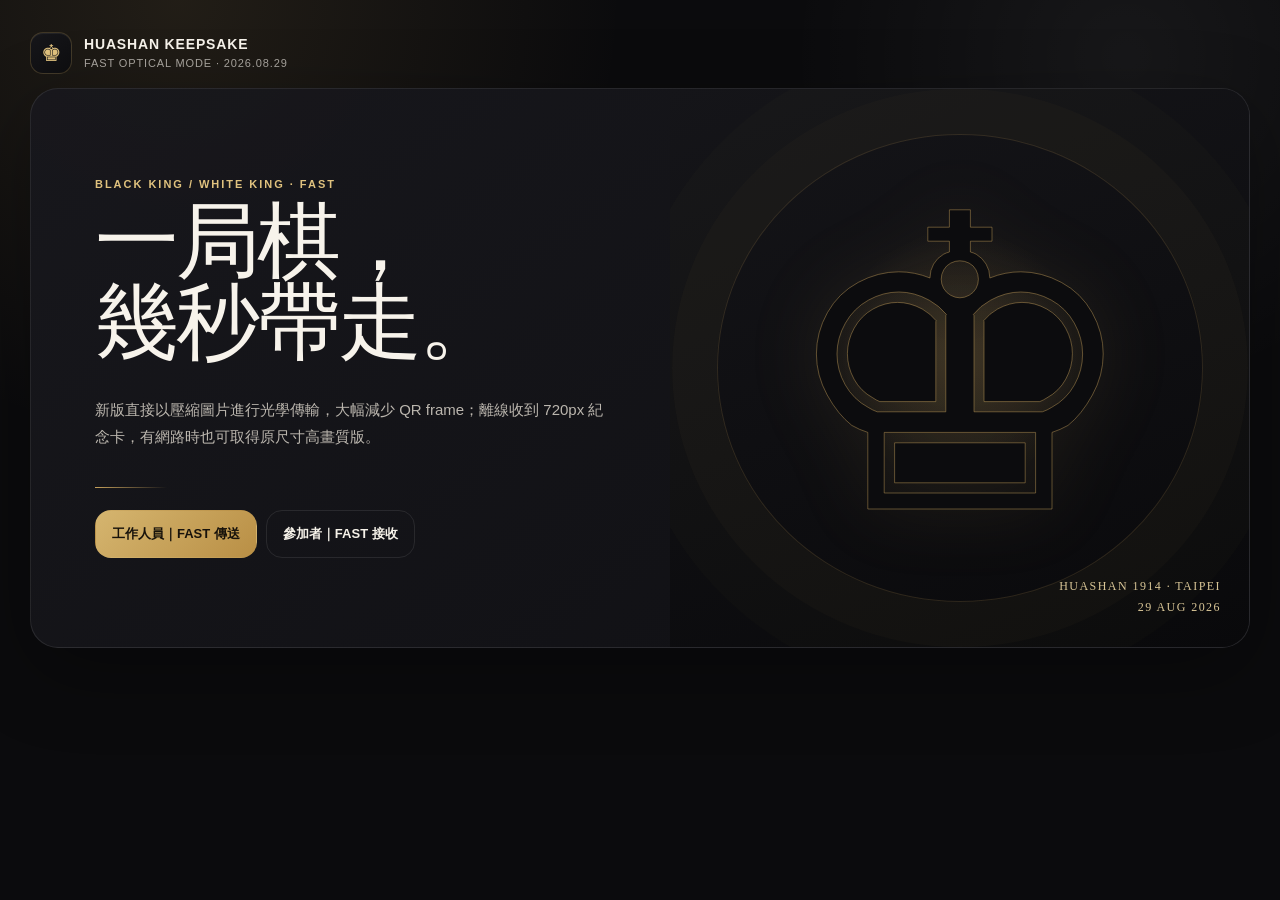
<file: index.html>
<!doctype html>
<html lang="zh-Hant">
<head>
  <meta charset="utf-8">
  <meta name="viewport" content="width=device-width,initial-scale=1,viewport-fit=cover">
  <meta name="theme-color" content="#0b0b0d">
  <link rel="stylesheet" href="styles-fast.css">
  <title>Huashan Keepsake｜FAST</title>
</head>
<body>
<main class="site-shell">
  <header class="site-header">
    <div class="brand">
      <div class="brand-mark">♚</div>
      <div class="brand-copy"><strong>HUASHAN KEEPSAKE</strong><span>FAST OPTICAL MODE · 2026.08.29</span></div>
    </div>
  </header>

  <section class="panel home-hero">
    <div class="home-copy">
      <div class="eyebrow">BLACK KING / WHITE KING · FAST</div>
      <h1 class="display-title">一局棋，<br>幾秒帶走。</h1>
      <p class="lead">新版直接以壓縮圖片進行光學傳輸，大幅減少 QR frame；離線收到 720px 紀念卡，有網路時也可取得原尺寸高畫質版。</p>
      <div class="gold-line"></div>
      <div class="actions-row">
        <a class="btn primary" href="sender-fast-0829.html">工作人員｜FAST 傳送</a>
        <a class="btn ghost" href="receiver-fast-0829.html">參加者｜FAST 接收</a>
      </div>
    </div>
    <div class="home-visual"><div class="event-stamp">HUASHAN 1914 · TAIPEI<br>29 AUG 2026</div></div>
  </section>
</main>
</body>
</html>
</file>
<file: styles-fast.css>
:root{
  --bg:#0b0b0d;
  --panel:#121216;
  --panel-2:#17171c;
  --ivory:#f4efe5;
  --paper:#fbf8f1;
  --gold:#c6a15b;
  --gold-2:#e0c27e;
  --line:rgba(198,161,91,.26);
  --line-soft:rgba(255,255,255,.09);
  --text:#f7f3eb;
  --muted:#aaa6a0;
  --ink:#171616;
  --success:#69c18f;
  --danger:#d97474;
  --shadow:0 24px 80px rgba(0,0,0,.32);
  --radius:28px;
}
*{box-sizing:border-box}
html{scroll-behavior:smooth}
html,body{margin:0;min-height:100%;background:var(--bg);color:var(--text);font-family:"PingFang TC","Noto Sans TC","Microsoft JhengHei",-apple-system,BlinkMacSystemFont,"Segoe UI",sans-serif}
body{
  background:
    radial-gradient(circle at 14% 0%,rgba(198,161,91,.12),transparent 34%),
    radial-gradient(circle at 88% 8%,rgba(255,255,255,.05),transparent 26%),
    #0b0b0d;
}
a{color:inherit;text-decoration:none}
button,input{font:inherit}
button{color:inherit}
::selection{background:var(--gold);color:#111}

.site-shell{width:min(1220px,calc(100% - 32px));margin:0 auto;padding:18px 0 54px}
.site-header{height:70px;display:flex;align-items:center;justify-content:space-between;gap:18px}
.brand{display:flex;align-items:center;gap:12px;min-width:0}
.brand-mark{
  width:42px;height:42px;border-radius:13px;display:grid;place-items:center;
  border:1px solid var(--line);background:linear-gradient(145deg,#17171b,#0e0e10);
  color:var(--gold-2);font-family:Georgia,serif;font-size:23px;box-shadow:inset 0 1px rgba(255,255,255,.06)
}
.brand-copy{line-height:1.15;white-space:nowrap}
.brand-copy strong{display:block;font-size:14px;letter-spacing:.06em}
.brand-copy span{display:block;color:var(--muted);font-size:11px;margin-top:5px;letter-spacing:.08em}
.top-actions{display:flex;align-items:center;gap:8px}
.nav-link,.status-pill{
  min-height:38px;padding:0 13px;border:1px solid var(--line-soft);border-radius:999px;
  display:inline-flex;align-items:center;justify-content:center;gap:8px;
  background:rgba(255,255,255,.025);color:#d9d4cb;font-size:12px;font-weight:700
}
.nav-link:hover{border-color:var(--line);background:rgba(198,161,91,.06)}
.status-pill .dot{width:7px;height:7px;border-radius:50%;background:#7b7772}
.status-pill .dot.ok{background:var(--success);box-shadow:0 0 0 4px rgba(105,193,143,.1)}
.status-pill .dot.bad{background:var(--danger)}

.eyebrow{
  color:var(--gold-2);font-size:11px;font-weight:800;letter-spacing:.18em;text-transform:uppercase
}
.display-title{
  font-family:Georgia,"Times New Roman","Noto Serif TC",serif;
  font-weight:500;letter-spacing:-.035em;line-height:.96;margin:12px 0 18px
}
.lead{color:#bbb6ae;line-height:1.8;font-size:15px}
.gold-line{width:72px;height:1px;background:linear-gradient(90deg,var(--gold),transparent);margin:22px 0}

.btn{
  border:1px solid var(--line-soft);background:#19191e;color:#f6f2e9;
  min-height:48px;padding:11px 16px;border-radius:16px;font-weight:800;font-size:13px;
  cursor:pointer;display:inline-flex;align-items:center;justify-content:center;gap:9px;
  transition:.2s ease;box-shadow:none
}
.btn:hover{transform:translateY(-1px);border-color:var(--line);background:#202027}
.btn:active{transform:translateY(0)}
.btn.primary{background:linear-gradient(135deg,#d5b56f,#b98f45);border-color:transparent;color:#17120b}
.btn.primary:hover{background:linear-gradient(135deg,#e0c27e,#c79d52)}
.btn.light{background:var(--paper);color:#171616;border-color:transparent}
.btn.ghost{background:transparent}
.btn.danger{background:rgba(217,116,116,.09);color:#efadad;border-color:rgba(217,116,116,.28)}
.btn .btn-copy{text-align:left;line-height:1.18}
.btn .btn-copy small{display:block;font-size:10px;font-weight:600;opacity:.65;margin-top:4px}
.actions-row{display:flex;flex-wrap:wrap;gap:9px}

.panel{
  background:linear-gradient(145deg,rgba(24,24,29,.96),rgba(16,16,20,.96));
  border:1px solid var(--line-soft);border-radius:var(--radius);box-shadow:var(--shadow)
}
.panel-inner{padding:24px}
.divider{height:1px;background:var(--line-soft);margin:20px 0}

.home-hero{
  min-height:560px;display:grid;grid-template-columns:1.05fr .95fr;overflow:hidden;position:relative
}
.home-copy{padding:clamp(30px,5vw,64px);display:flex;flex-direction:column;justify-content:center;z-index:2}
.home-copy .display-title{font-size:clamp(46px,7vw,84px);max-width:720px}
.home-visual{
  min-height:520px;position:relative;overflow:hidden;
  background:
   radial-gradient(circle at 50% 48%,rgba(198,161,91,.19),transparent 31%),
   linear-gradient(160deg,#151519,#09090b)
}
.home-visual:before{
  content:"♚";position:absolute;inset:0;display:grid;place-items:center;
  font-family:Georgia,serif;font-size:clamp(210px,32vw,430px);color:#0c0c0e;
  -webkit-text-stroke:1px rgba(198,161,91,.45);
  text-shadow:0 0 80px rgba(198,161,91,.12)
}
.home-visual:after{
  content:"";position:absolute;inset:8%;border:1px solid rgba(198,161,91,.18);border-radius:50%;
  box-shadow:0 0 0 45px rgba(198,161,91,.025),0 0 0 90px rgba(198,161,91,.015)
}
.event-stamp{
  position:absolute;right:28px;bottom:28px;z-index:2;text-align:right;
  color:#d8c596;font-family:Georgia,serif;letter-spacing:.12em;font-size:12px;line-height:1.8
}
.home-grid{display:grid;grid-template-columns:repeat(3,1fr);gap:14px;margin-top:14px}
.info-card{padding:22px;min-height:160px}
.info-num{font-family:Georgia,serif;color:var(--gold-2);font-size:30px}
.info-card h3{font-size:15px;margin:10px 0 8px}
.info-card p{color:var(--muted);font-size:12px;line-height:1.7;margin:0}

.kiosk-layout{display:grid;grid-template-columns:minmax(320px,.72fr) minmax(520px,1.28fr);gap:16px}
.control-panel{min-height:720px}
.control-panel .display-title{font-size:42px}
.control-list{display:grid;gap:10px;margin-top:20px}
.control-btn{
  width:100%;min-height:76px;border-radius:18px;padding:15px 16px;text-align:left;justify-content:flex-start
}
.step-chip{
  flex:0 0 auto;width:32px;height:32px;border-radius:10px;display:grid;place-items:center;
  border:1px solid var(--line);font-family:Georgia,serif;color:var(--gold-2)
}
.control-btn.primary .step-chip{border-color:rgba(20,15,6,.22);color:#221707}
.control-btn strong{display:block;font-size:13px}
.control-btn small{display:block;margin-top:5px;font-size:10px;opacity:.62;font-weight:600}

.result-card{
  display:none;grid-template-columns:76px 1fr;gap:14px;align-items:center;
  margin-top:16px;padding:12px;border:1px solid rgba(198,161,91,.28);
  background:rgba(198,161,91,.07);border-radius:18px
}
.result-card.show{display:grid}
.result-thumb{width:76px;aspect-ratio:5/7;object-fit:cover;border-radius:10px;background:#111;border:1px solid var(--line)}
.result-card .label{font-size:10px;color:var(--gold-2);letter-spacing:.14em}
.result-card .name{font-family:Georgia,serif;font-size:19px;margin-top:4px}
.result-card .sub{font-size:10px;color:var(--muted);margin-top:4px}

.status-box{
  margin-top:16px;padding:13px 14px;border:1px solid var(--line-soft);border-radius:16px;
  background:rgba(255,255,255,.025);font-size:11px;line-height:1.65;color:var(--muted)
}
.status-box strong{color:#eee8dd}
.speed-control{display:flex;align-items:center;justify-content:space-between;gap:10px;margin-top:14px}
.speed-buttons{display:flex;gap:6px}
.mini-btn{
  width:38px;height:38px;border-radius:12px;border:1px solid var(--line-soft);background:#17171c;
  cursor:pointer;color:#e8e2d7;font-weight:900
}
.mini-btn:hover{border-color:var(--line)}
.speed-label{font-size:11px;color:var(--muted)}

.qr-stage{
  min-height:720px;border-radius:var(--radius);position:relative;overflow:hidden;
  border:1px solid var(--line-soft);
  background:
    radial-gradient(circle at 50% 34%,rgba(198,161,91,.12),transparent 28%),
    linear-gradient(160deg,#111114,#070709);
  display:flex;flex-direction:column;align-items:center;justify-content:center;padding:32px
}
.qr-stage:before{
  content:"";position:absolute;inset:22px;border:1px solid rgba(198,161,91,.16);border-radius:22px;pointer-events:none
}
.stage-label{position:absolute;top:37px;left:42px;color:#a49e94;font-size:9px;letter-spacing:.18em;font-weight:800}
.stage-live{position:absolute;top:34px;right:42px;font-size:10px;color:#8f8a82;display:flex;align-items:center;gap:7px}
.stage-live i{width:6px;height:6px;background:var(--gold);border-radius:50%;box-shadow:0 0 0 5px rgba(198,161,91,.08)}
.qr-frame{
  width:min(72vw,560px);aspect-ratio:1;background:white;border-radius:22px;padding:18px;
  box-shadow:0 30px 80px rgba(0,0,0,.42),0 0 0 1px rgba(255,255,255,.08);
  display:grid;place-items:center;position:relative;z-index:2
}
.qr-frame:before,.qr-frame:after{
  content:"";position:absolute;width:34px;height:34px;border-color:var(--gold);opacity:.7
}
.qr-frame:before{left:-10px;top:-10px;border-left:1px solid;border-top:1px solid}
.qr-frame:after{right:-10px;bottom:-10px;border-right:1px solid;border-bottom:1px solid}
.qr-frame #qrcode,.qr-frame #qrcode img,.qr-frame #qrcode canvas{width:100%!important;height:100%!important;display:block}
.qr-meta{
  width:min(72vw,560px);margin-top:18px;display:flex;justify-content:space-between;gap:14px;
  color:#aaa49a;font-size:10px;letter-spacing:.03em;position:relative;z-index:2
}
.qr-meta strong{color:#ece6db;font-weight:700}
.stage-hint{
  position:absolute;bottom:35px;color:#6f6a64;font-size:9px;letter-spacing:.12em;text-align:center
}

.receiver-layout{display:grid;grid-template-columns:minmax(320px,.82fr) minmax(0,1.18fr);gap:16px}
.camera-panel{padding:20px}
.camera-wrap{
  position:relative;overflow:hidden;border-radius:22px;background:#050506;aspect-ratio:3/4;border:1px solid var(--line-soft)
}
.camera-wrap video{width:100%;height:100%;object-fit:cover;display:block}
.scan-shade{position:absolute;inset:0;box-shadow:inset 0 0 0 999px rgba(0,0,0,.22);pointer-events:none}
.scan-box{
  position:absolute;inset:16%;border:1px solid rgba(224,194,126,.9);border-radius:24px;
  box-shadow:0 0 30px rgba(198,161,91,.08)
}
.scan-box:before,.scan-box:after{
  content:"";position:absolute;width:30px;height:30px;border-color:#f1d89d
}
.scan-box:before{left:-1px;top:-1px;border-left:3px solid;border-top:3px solid;border-radius:10px 0 0 0}
.scan-box:after{right:-1px;bottom:-1px;border-right:3px solid;border-bottom:3px solid;border-radius:0 0 10px 0}
.camera-actions{display:grid;grid-template-columns:1fr auto;gap:8px;margin-top:12px}
.progress-wrap{margin-top:14px}
.progress-head{display:flex;justify-content:space-between;color:var(--muted);font-size:10px;margin-bottom:7px}
.progress{height:7px;border-radius:999px;background:#24242a;overflow:hidden}
.progress>div{height:100%;width:0;background:linear-gradient(90deg,#ad8645,#e3c783);transition:width .15s}
.receive-panel{padding:30px;display:flex;flex-direction:column;min-height:680px}
.receive-panel .display-title{font-size:48px}
.receive-empty{
  flex:1;display:flex;align-items:center;justify-content:center;text-align:center;
  border:1px dashed rgba(198,161,91,.22);border-radius:22px;margin-top:16px;min-height:320px;color:#6f6b65
}
.receive-empty .king{font-family:Georgia,serif;font-size:70px;color:#2a292d;display:block;margin-bottom:8px}
.receive-result{display:none;margin-top:16px}
.receive-result.show{display:block}
.preview-wrap{
  background:linear-gradient(145deg,#151519,#0e0e11);border:1px solid var(--line-soft);
  padding:14px;border-radius:22px;display:grid;place-items:center;min-height:360px
}
.preview-wrap img{max-width:100%;max-height:520px;border-radius:14px;box-shadow:0 22px 50px rgba(0,0,0,.34)}
.file-meta{margin:10px 0 0;color:var(--muted);font-size:10px;word-break:break-all}

.footer{
  margin-top:22px;padding:18px 2px 0;border-top:1px solid var(--line-soft);
  color:#77736d;font-size:10px;line-height:1.7;display:flex;justify-content:space-between;gap:20px
}
.footer strong{color:#aaa49a}

@media(max-width:920px){
  .site-shell{width:min(100% - 22px,760px)}
  .home-hero,.kiosk-layout,.receiver-layout{grid-template-columns:1fr}
  .home-visual{min-height:390px}
  .home-grid{grid-template-columns:1fr}
  .control-panel,.qr-stage{min-height:auto}
  .qr-stage{min-height:580px;padding:28px 16px}
  .qr-frame,.qr-meta{width:min(82vw,520px)}
  .receive-panel{min-height:auto}
}
@media(max-width:560px){
  .site-header{height:62px}
  .brand-copy span{display:none}
  .status-pill{display:none}
  .nav-link{padding:0 11px}
  .home-copy{padding:28px 22px 34px}
  .home-copy .display-title{font-size:48px}
  .home-visual{min-height:330px}
  .panel-inner{padding:20px}
  .control-panel .display-title{font-size:36px}
  .qr-stage{min-height:520px}
  .qr-stage:before{inset:12px}
  .stage-label{top:24px;left:24px}
  .stage-live{top:22px;right:24px}
  .stage-hint{bottom:22px}
  .qr-frame,.qr-meta{width:min(84vw,440px)}
  .receive-panel{padding:22px}
  .receive-panel .display-title{font-size:39px}
  .footer{flex-direction:column}
}

.fast-badge{
  display:inline-flex;align-items:center;gap:7px;
  padding:7px 10px;border:1px solid rgba(198,161,91,.28);
  border-radius:999px;color:#d9bf87;background:rgba(198,161,91,.07);
  font-size:10px;font-weight:800;letter-spacing:.08em
}
.fast-badge i{width:6px;height:6px;border-radius:50%;background:#6fc795}
.preview-full{
  background:#070708;border:1px solid rgba(198,161,91,.20);
  border-radius:20px;padding:8px;display:grid;place-items:center;overflow:hidden
}
.preview-full img{display:block;width:100%;height:auto;border-radius:14px}
.save-help{
  margin-top:10px;color:#8d887f;font-size:10px;line-height:1.65
}
.mode-grid{display:grid;grid-template-columns:1fr 1fr;gap:8px;margin-top:12px}
@media(max-width:560px){.mode-grid{grid-template-columns:1fr}}
</file>
